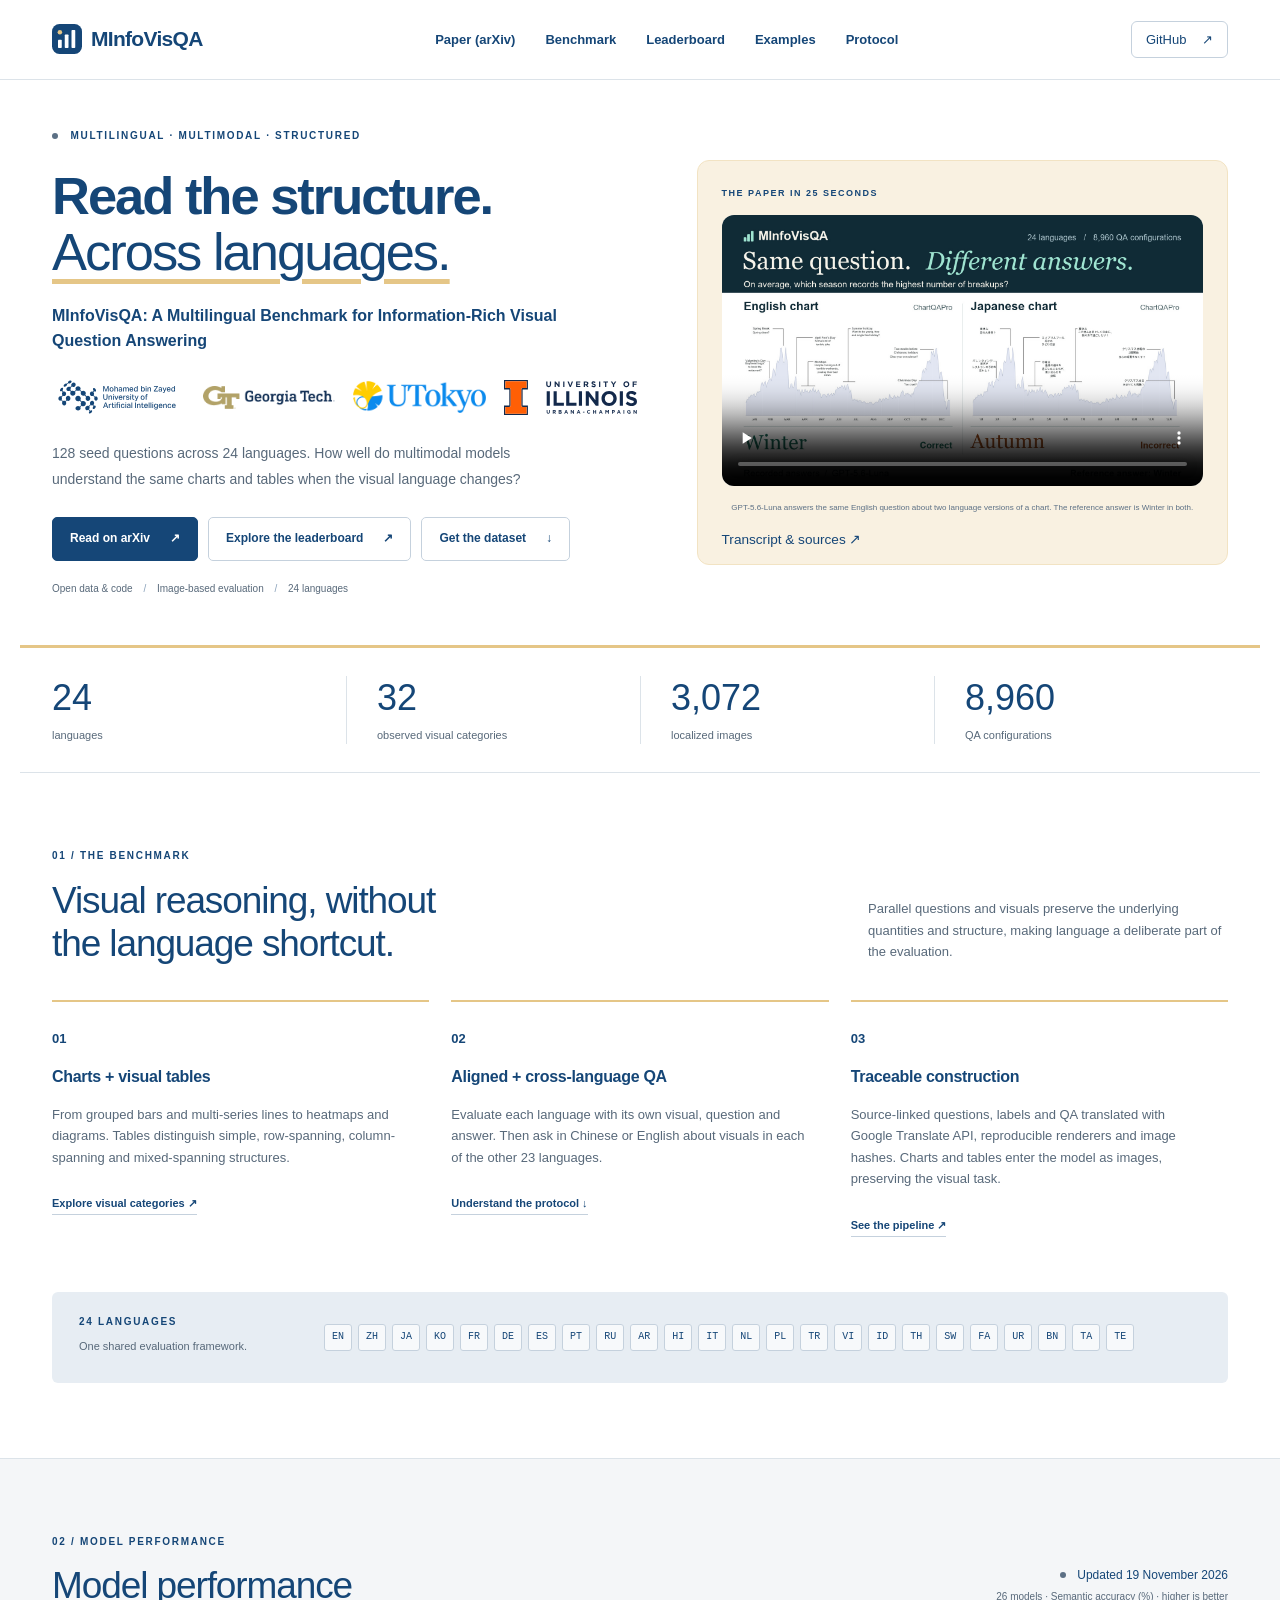
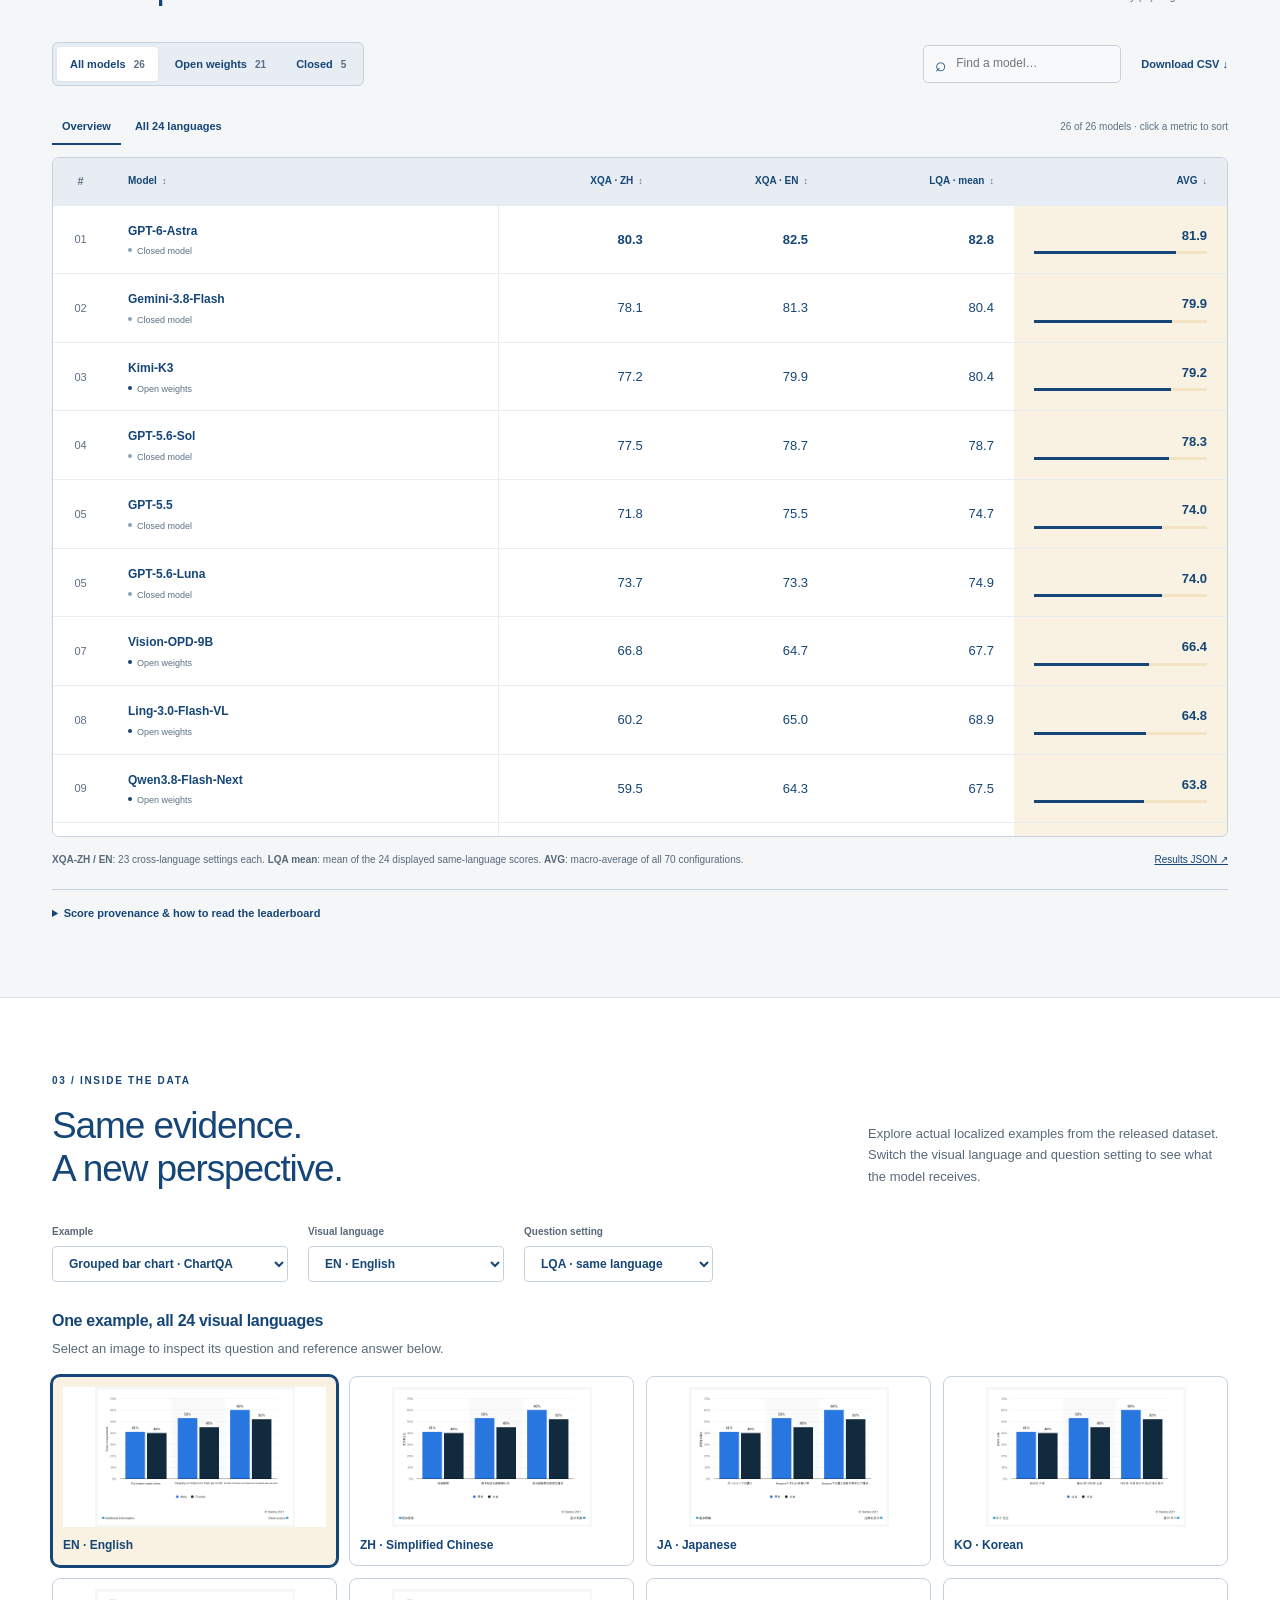
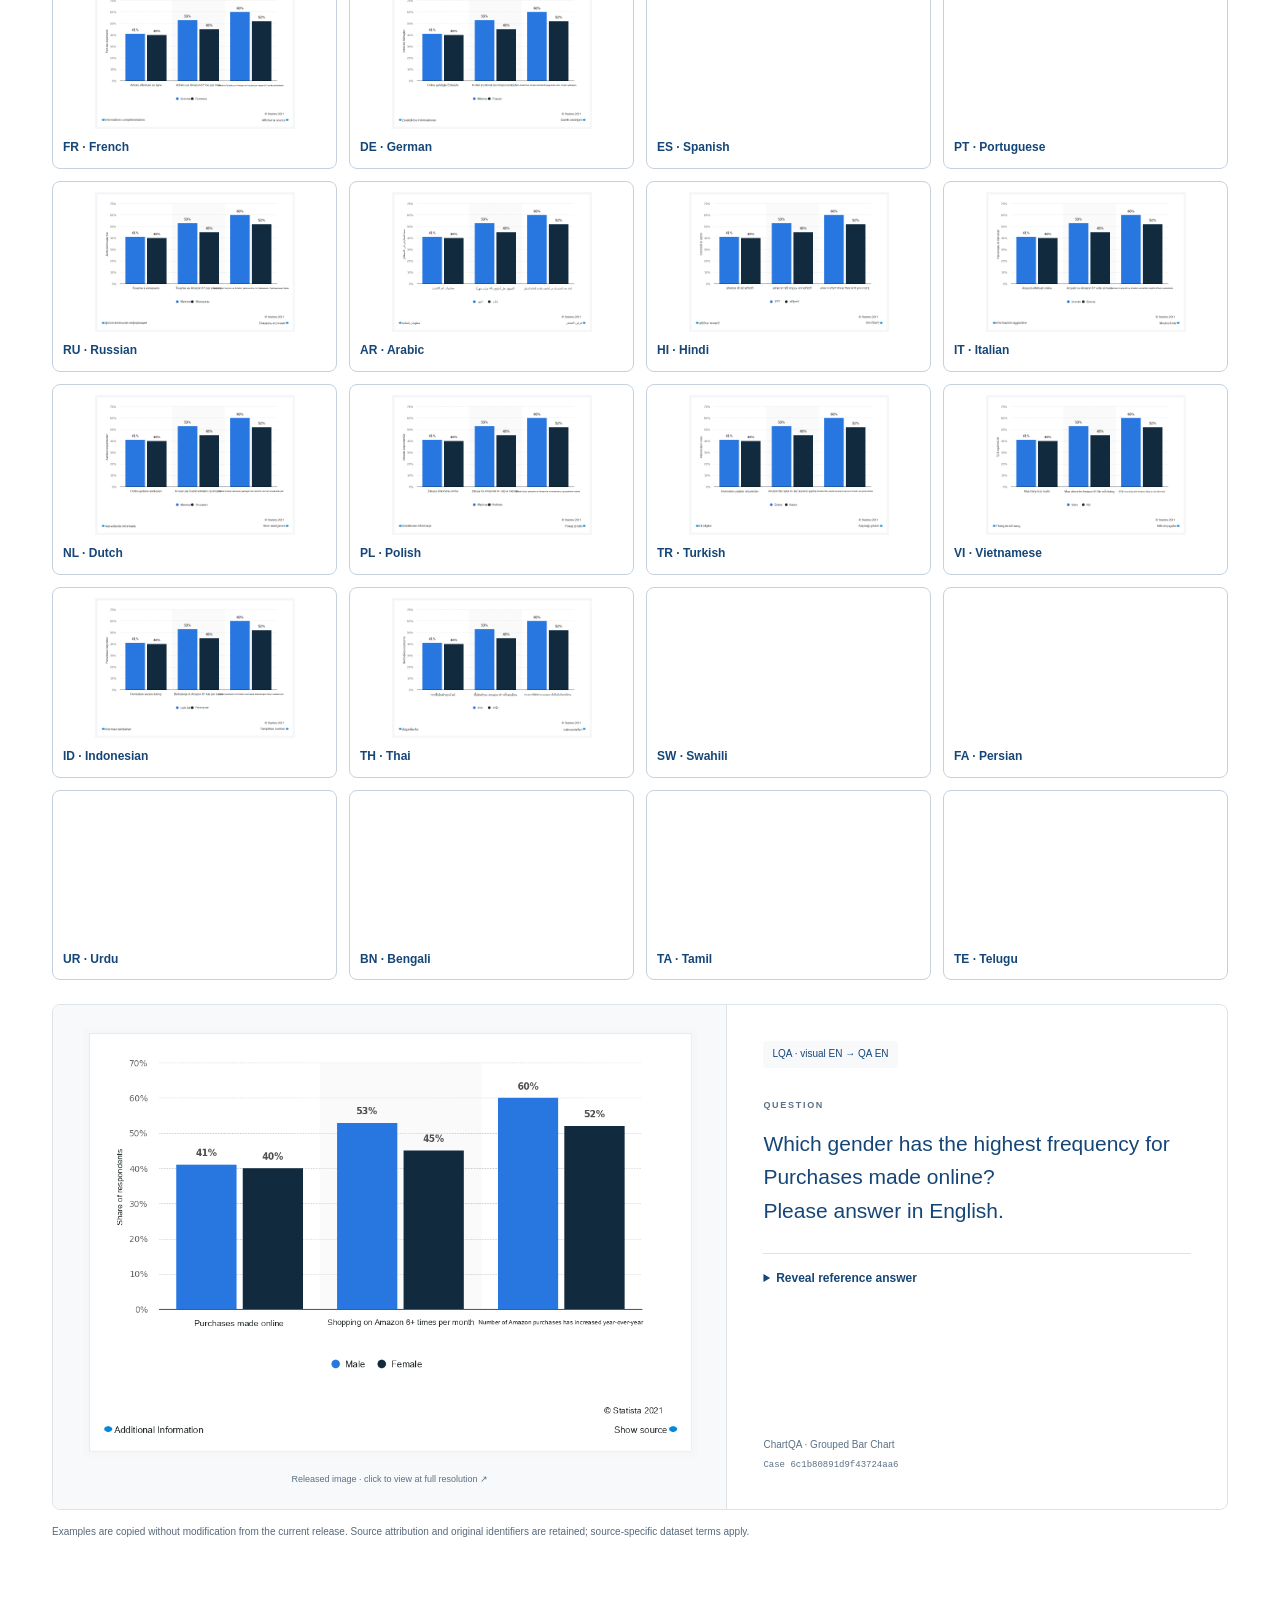
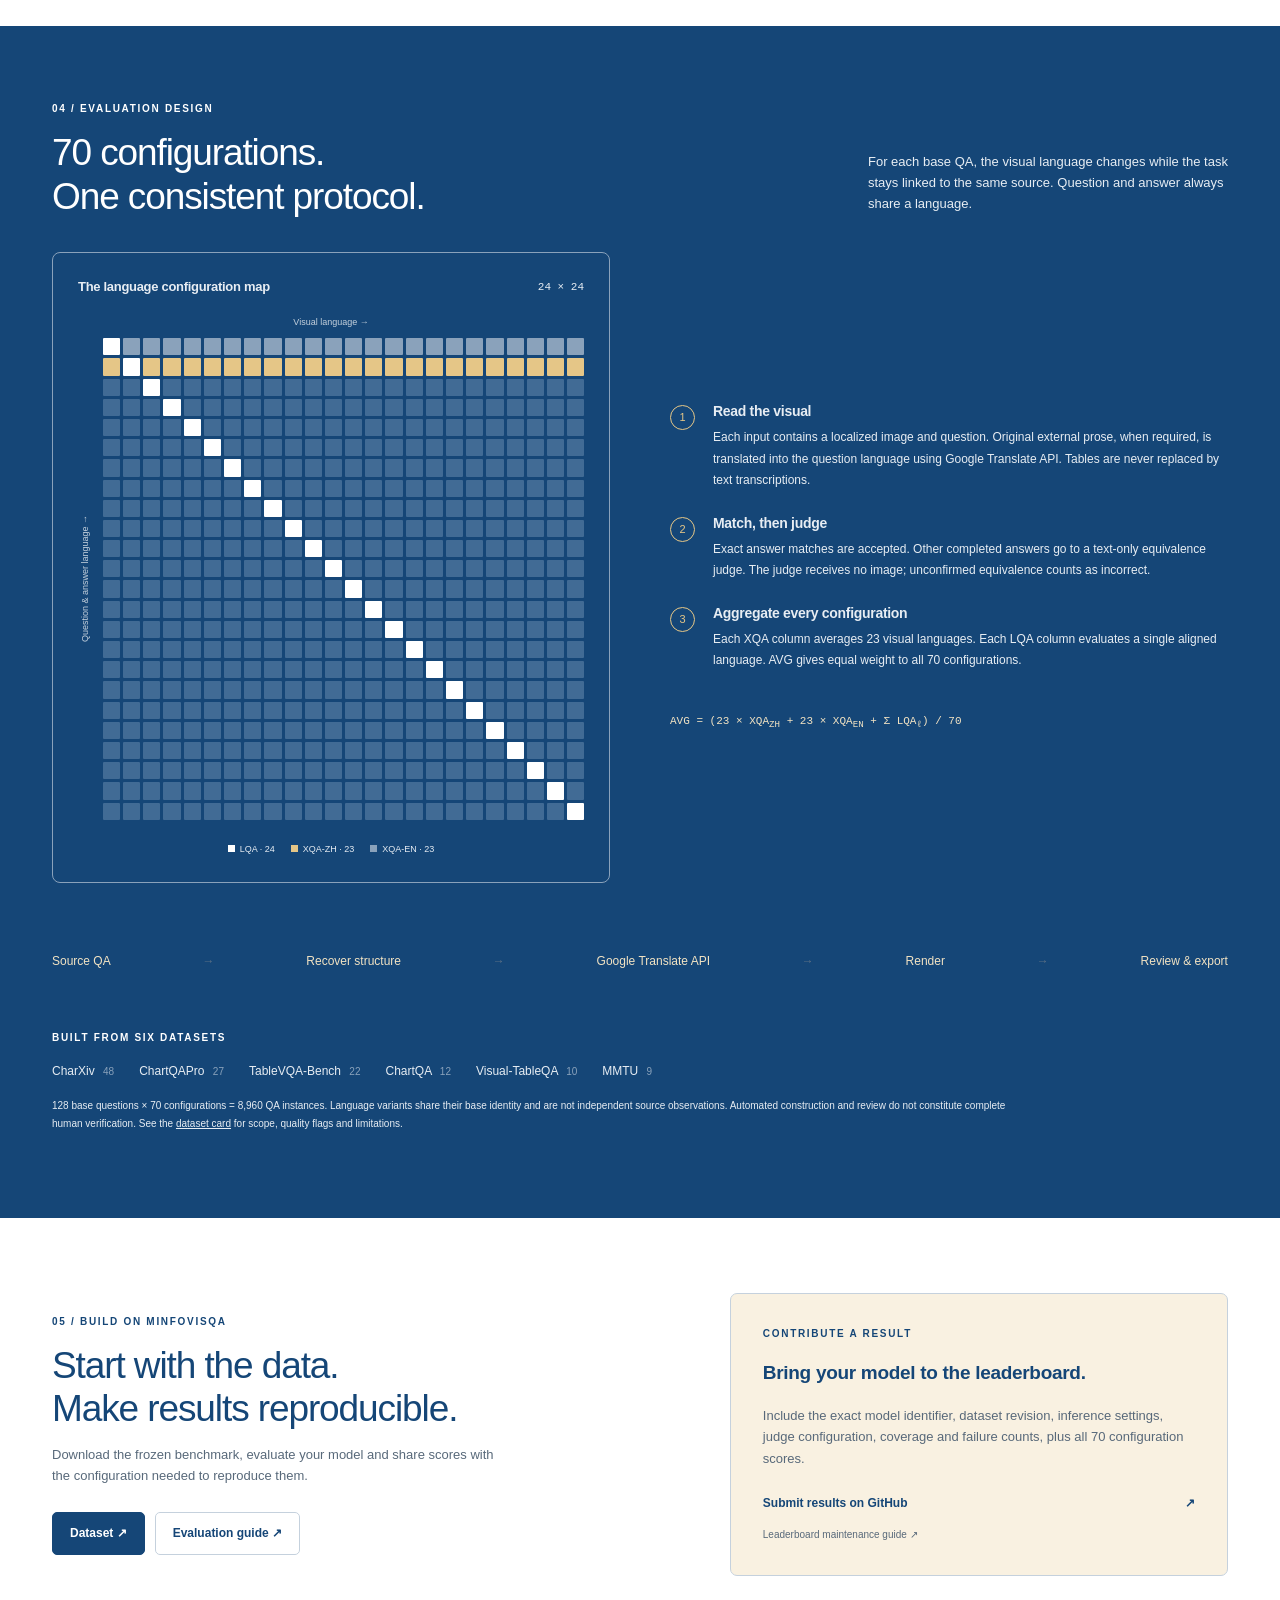
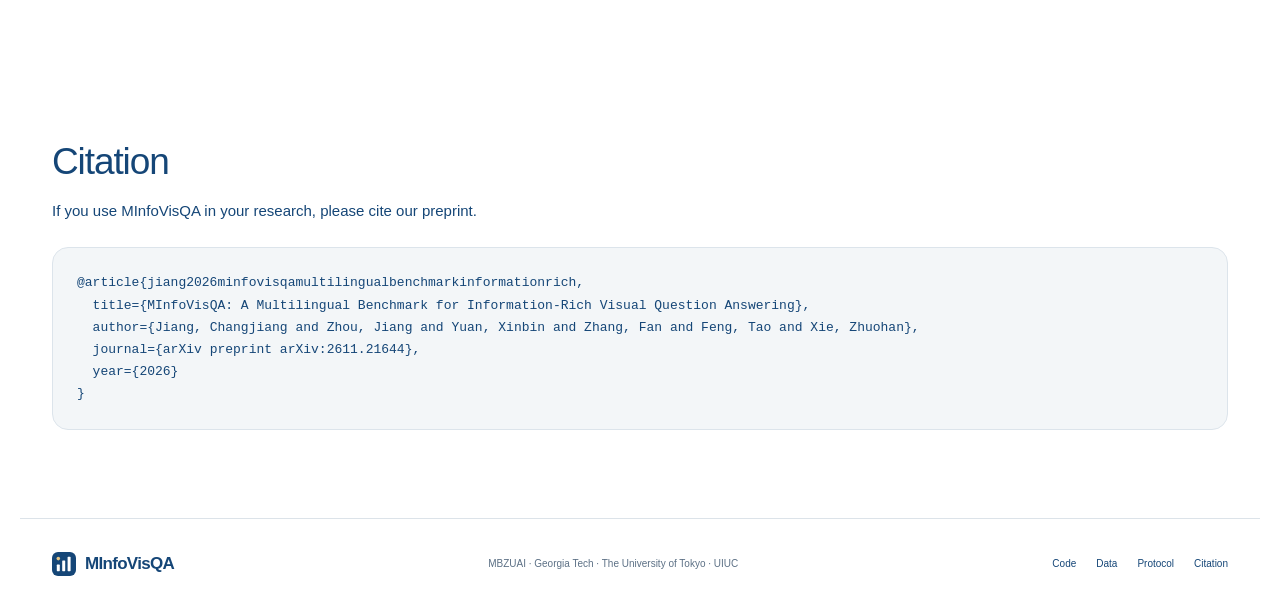
<file: site/index.html>
<!doctype html>
<html lang="en">
<head>
  <meta charset="utf-8"><meta name="viewport" content="width=device-width,initial-scale=1">
  <title>MInfoVisQA — Multilingual Visual Understanding</title>
  <meta name="description" content="MInfoVisQA: a 24-language benchmark for chart and visual tabular question answering. Explore open-weight and closed-model results, multilingual examples, and the evaluation protocol.">
  <meta property="og:title" content="MInfoVisQA · Read the structure. Across languages.">
  <meta property="og:description" content="24 languages. Charts and visual tables. One shared evaluation framework.">
  <meta property="og:type" content="website"><meta property="og:url" content="https://arnodjiang.github.io/MInfoVisQA/">
  <meta name="theme-color" content="#154677"><link rel="icon" href="assets/mark.svg" type="image/svg+xml">
  <link rel="stylesheet" href="styles.css?v=20261021-citation"><script src="app.js?v=20261119-audit" defer></script>
</head>
<body>
<a class="skip" href="#main">Skip to content</a>
<header class="header"><nav class="wrap nav" aria-label="Main navigation">
  <a class="brand" href="#"><img src="assets/mark.svg" width="30" height="30" alt="">MInfoVis<span>QA</span></a>
  <div class="nav-links"><a href="https://arxiv.org/abs/2611.21644">Paper (arXiv)</a><a href="#benchmark">Benchmark</a><a href="https://huggingface.co/spaces/arnodjiang/MInfoVisQA-Leaderboard">Leaderboard</a><a href="#examples">Examples</a><a href="#protocol">Protocol</a></div>
  <a class="nav-code" href="https://github.com/arnodjiang/MInfoVisQA">GitHub <span aria-hidden="true">↗</span></a>
</nav></header>
<main id="main">
<section class="hero wrap" aria-labelledby="hero-title">
  <div class="hero-copy"><div class="eyebrow"><span class="dot"></span> MULTILINGUAL · MULTIMODAL · STRUCTURED</div>
    <h1 id="hero-title">Read the structure.<br><em>Across languages.</em></h1>
    <p class="paper-title">MInfoVisQA: A Multilingual Benchmark for Information-Rich Visual Question Answering</p>
<div class="affiliation" aria-label="Institutional affiliations">
<a href="https://mbzuai.ac.ae/"><img src="assets/mbzuai-logo.svg" alt="MBZUAI"></a>
<a href="https://www.gatech.edu/"><img src="assets/gatech-logo.png" alt="Georgia Tech"></a>
<a href="https://www.u-tokyo.ac.jp/"><img src="assets/utokyo-logo.png" alt="The University of Tokyo"></a>
<a href="https://illinois.edu/"><img src="assets/illinois-logo.svg" alt="University of Illinois Urbana-Champaign"></a></div>
    <p class="hero-desc">128 seed questions across 24 languages. How well do multimodal models understand the same charts and tables when the visual language changes?</p>
    <div class="actions"><a class="button primary" href="https://arxiv.org/abs/2611.21644">Read on arXiv <span aria-hidden="true">↗</span></a><a class="button" href="https://huggingface.co/spaces/arnodjiang/MInfoVisQA-Leaderboard">Explore the leaderboard <span aria-hidden="true">↗</span></a><a class="button" href="https://huggingface.co/datasets/arnodjiang/MInfoVisQA">Get the dataset <span aria-hidden="true">↓</span></a></div>
    <div class="hero-note">Open data & code <span> / </span> Image-based evaluation <span> / </span> 24 languages</div>
  </div>
  <figure class="hero-art demo-player" id="demo">
    <div class="art-heading"><span>THE PAPER IN 25 SECONDS</span></div>
    <video controls playsinline preload="none" poster="assets/demo/poster.jpg?v=short-2" width="1600" height="900" aria-label="MInfoVisQA research demonstration">
      <source src="assets/demo/minfovisqa-demo.mp4?v=short-2" type="video/mp4">
      <track kind="captions" src="assets/demo/captions-en.vtt?v=short-1" srclang="en" label="English">
      <a href="assets/demo/minfovisqa-demo.mp4?v=short-2">Download the demonstration video</a>.
    </video>
    <figcaption>GPT-5.6-Luna answers the same English question about two language versions of a chart. The reference answer is Winter in both.</figcaption>
    <div class="demo-links"><a href="assets/demo/transcript.html">Transcript & sources ↗</a></div>
  </figure>
</section>
<div class="wrap stats" aria-label="Benchmark statistics"><div><strong>24</strong><span>languages</span></div><div><strong>32</strong><span>observed visual categories</span></div><div><strong>3,072</strong><span>localized images</span></div><div><strong>8,960</strong><span>QA configurations</span></div></div>
<section id="benchmark" class="wrap section">
  <div class="section-heading"><div><span class="eyebrow">01 / THE BENCHMARK</span><h2>Visual reasoning, without<br>the language shortcut.</h2></div><p>Parallel questions and visuals preserve the underlying quantities and structure, making language a deliberate part of the evaluation.</p></div>
  <div class="feature-grid">
    <article class="feature"><span class="feature-number">01</span><h3>Charts + visual tables</h3><p>From grouped bars and multi-series lines to heatmaps and diagrams. Tables distinguish simple, row-spanning, column-spanning and mixed-spanning structures.</p><a href="https://github.com/arnodjiang/MInfoVisQA/blob/main/docs/VISUAL_TAXONOMY.md">Explore visual categories ↗</a></article>
    <article class="feature"><span class="feature-number">02</span><h3>Aligned + cross-language QA</h3><p>Evaluate each language with its own visual, question and answer. Then ask in Chinese or English about visuals in each of the other 23 languages.</p><a href="#protocol">Understand the protocol ↓</a></article>
    <article class="feature"><span class="feature-number">03</span><h3>Traceable construction</h3><p>Source-linked questions, labels and QA translated with Google Translate API, reproducible renderers and image hashes. Charts and tables enter the model as images, preserving the visual task.</p><a href="https://github.com/arnodjiang/MInfoVisQA#construction-pipeline">See the pipeline ↗</a></article>
  </div>
  <div class="language-strip"><div><span class="eyebrow">24 LANGUAGES</span><p>One shared evaluation framework.</p></div><div id="language-chips" class="language-chips"></div></div>
</section>
<section id="leaderboard" class="leaderboard-section">
<div class="wrap section">
  <div class="section-heading"><div><span class="eyebrow">02 / MODEL PERFORMANCE</span><h2>Model performance</h2></div><div class="heading-note"><span class="live-dot"></span> <span id="results-updated">Updated 19 November 2026</span><br><span>26 models · Semantic accuracy (%) · higher is better</span></div></div>
  <div class="leaderboard-toolbar">
    <div class="segmented" role="group" aria-label="Model access filter"><button class="active" data-filter="all" aria-pressed="true">All models <span>26</span></button><button data-filter="open" aria-pressed="false">Open weights <span>21</span></button><button data-filter="closed" aria-pressed="false">Closed <span>5</span></button></div>
    <label class="search"><span aria-hidden="true">⌕</span><input id="model-search" type="search" placeholder="Find a model…" aria-label="Find a model"></label>
    <a id="download-csv" class="text-button" href="data/leaderboard.csv" download="minfovisqa-leaderboard-2026-11-19.csv">Download CSV ↓</a>
  </div>
  <div class="table-controls"><div class="segmented view-toggle" role="group" aria-label="Score view"><button class="active" data-view="overview" aria-pressed="true">Overview</button><button data-view="languages" aria-pressed="false">All 24 languages</button></div><span id="result-count" aria-live="polite">Loading results…</span></div>
  <div class="table-scroll" tabindex="0" role="region" aria-label="Sortable benchmark leaderboard"><table id="scores-table"><caption class="sr-only">MInfoVisQA model accuracy, sortable by each metric. Click a model for provenance and evaluation notes.</caption><thead id="scores-head"></thead><tbody id="scores-body"></tbody></table></div>
  <p id="load-error" class="error" hidden></p>
  <noscript><p>JavaScript enables the interactive leaderboard. <a href="data/leaderboard.csv">Download all scores as CSV</a>.</p></noscript>
  <div class="table-foot"><p><b>XQA-ZH / EN</b>: 23 cross-language settings each. <b>LQA mean</b>: mean of the 24 displayed same-language scores. <b>AVG</b>: macro-average of all 70 configurations.</p><a href="data/leaderboard.json">Results JSON ↗</a></div>
  <details class="method-note"><summary>Score provenance & how to read the leaderboard</summary><div><p>All 26 models and 702 score cells are synchronized with the current manuscript main table. The table uses exact matching followed by text-only GPT-6 Astra judging for non-matches. Scores are author-reported; this website does not independently rerun the evaluations. <a href="data/paper-main-table.tex">View the frozen source table</a>.</p><p>Reported scores and the original AVG are preserved at one decimal. AVG weights all 70 configurations; it is not the mean of the 26 visible XQA/LQA columns. LQA mean is computed from the 24 displayed language scores. Model grouping follows the paper; open weights does not imply these runs were self-hosted. Official model links are shown where previously documented.</p><p>Ranks use the reported overall AVG; tied scores share a rank. Language variants share the same seed question, so 8,960 configurations do not represent 8,960 independent questions.</p></div></details>
</div></section>
<section id="examples" class="wrap section">
  <div class="section-heading"><div><span class="eyebrow">03 / INSIDE THE DATA</span><h2>Same evidence.<br>A new perspective.</h2></div><p>Explore actual localized examples from the released dataset. Switch the visual language and question setting to see what the model receives.</p></div>
  <div class="example-controls"><label>Example <select id="example-case"><option value="0">Grouped bar chart · ChartQA</option><option value="1">Visual table · TableVQA-Bench</option></select></label><label>Visual language <select id="example-language"><option value="en">English</option></select></label><label>Question setting <select id="example-setting"><option value="lqa">LQA · same language</option><option value="zh">ZH question & answer</option><option value="en">EN question & answer</option></select></label></div>
  <div class="gallery-heading"><h3>One example, all 24 visual languages</h3><p>Select an image to inspect its question and reference answer below.</p></div>
  <div id="example-gallery" class="example-gallery" role="group" aria-label="Visual examples in all 24 languages"></div>
  <div class="example-panel"><div class="example-image"><a id="example-image-link" href="assets/6c1b80891d9f43724aa6-en.png" target="_blank" rel="noopener"><img id="example-image" src="assets/6c1b80891d9f43724aa6-en.png" alt="English localized grouped bar chart from ChartQA" loading="lazy"></a><span>Released image · click to view at full resolution ↗</span></div><div class="example-qa" aria-live="polite"><span id="example-type" class="pill">LQA · EN → EN</span><span class="eyebrow">QUESTION</span><p id="example-question" dir="auto"></p><details id="answer-reveal"><summary>Reveal reference answer</summary><p id="example-answer" dir="auto"></p></details><div class="example-provenance"><span id="example-source"></span><code id="example-id"></code></div></div></div>
  <p class="caption">Examples are copied without modification from the current release. Source attribution and original identifiers are retained; source-specific dataset terms apply.</p>
</section>
<section id="protocol" class="protocol-section"><div class="wrap section">
  <div class="section-heading"><div><span class="eyebrow">04 / EVALUATION DESIGN</span><h2>70 configurations.<br>One consistent protocol.</h2></div><p>For each base QA, the visual language changes while the task stays linked to the same source. Question and answer always share a language.</p></div>
  <div class="protocol-grid"><div class="matrix-card"><div class="matrix-title"><h3>The language configuration map</h3><span>24 × 24</span></div><p class="axis-caption">Visual language →</p><div class="matrix-area"><span class="axis-y">Question & answer language →</span><div id="configuration-matrix" role="img" aria-label="24 by 24 language matrix. The diagonal contains 24 LQA configurations; the Chinese and English rows contain 23 cross-language configurations each."></div></div><div class="matrix-legend"><span><i class="legend-lqa"></i>LQA · 24</span><span><i class="legend-zh"></i>XQA-ZH · 23</span><span><i class="legend-en"></i>XQA-EN · 23</span></div></div>
  <div class="protocol-copy"><div class="protocol-step"><span>1</span><div><h3>Read the visual</h3><p>Each input contains a localized image and question. Original external prose, when required, is translated into the question language using Google Translate API. Tables are never replaced by text transcriptions.</p></div></div><div class="protocol-step"><span>2</span><div><h3>Match, then judge</h3><p>Exact answer matches are accepted. Other completed answers go to a text-only equivalence judge. The judge receives no image; unconfirmed equivalence counts as incorrect.</p></div></div><div class="protocol-step"><span>3</span><div><h3>Aggregate every configuration</h3><p>Each XQA column averages 23 visual languages. Each LQA column evaluates a single aligned language. AVG gives equal weight to all 70 configurations.</p></div></div><div class="formula">AVG = (23 × XQA<sub>ZH</sub> + 23 × XQA<sub>EN</sub> + Σ LQA<sub>ℓ</sub>) / 70</div></div></div>
  <div class="pipeline"><span>Source QA</span><b>→</b><span>Recover structure</span><b>→</b><span>Google Translate API</span><b>→</b><span>Render</span><b>→</b><span>Review & export</span></div>
  <div class="sources"><span class="eyebrow">BUILT FROM SIX DATASETS</span><div><a href="https://huggingface.co/datasets/princeton-nlp/CharXiv">CharXiv <small>48</small></a><a href="https://huggingface.co/datasets/ahmed-masry/ChartQAPro">ChartQAPro <small>27</small></a><a href="https://huggingface.co/datasets/terryoo/TableVQA-Bench">TableVQA-Bench <small>22</small></a><a href="https://huggingface.co/datasets/HuggingFaceM4/ChartQA">ChartQA <small>12</small></a><a href="https://huggingface.co/datasets/AI-4-Everyone/Visual-TableQA">Visual-TableQA <small>10</small></a><a href="https://huggingface.co/datasets/MMTU-benchmark/MMTU">MMTU <small>9</small></a></div><p>128 base questions × 70 configurations = 8,960 QA instances. Language variants share their base identity and are not independent source observations. Automated construction and review do not constitute complete human verification. See the <a href="https://huggingface.co/datasets/arnodjiang/MInfoVisQA#quality-and-limitations">dataset card</a> for scope, quality flags and limitations.</p></div>
</div></section>
<section id="resources" class="wrap section resources"><div><span class="eyebrow">05 / BUILD ON MINFOVISQA</span><h2>Start with the data.<br>Make results reproducible.</h2><p>Download the frozen benchmark, evaluate your model and share scores with the configuration needed to reproduce them.</p><div class="actions"><a class="button primary" href="https://huggingface.co/datasets/arnodjiang/MInfoVisQA">Dataset ↗</a><a class="button" href="https://github.com/arnodjiang/MInfoVisQA/blob/main/docs/SERVER_MIGRATION.md">Evaluation guide ↗</a></div></div><div class="resource-card"><span class="eyebrow">CONTRIBUTE A RESULT</span><h3>Bring your model to the leaderboard.</h3><p>Include the exact model identifier, dataset revision, inference settings, judge configuration, coverage and failure counts, plus all 70 configuration scores.</p><a href="https://github.com/arnodjiang/MInfoVisQA/issues/new?template=leaderboard_result.yml">Submit results on GitHub <span aria-hidden="true">↗</span></a><a class="secondary-link" href="https://github.com/arnodjiang/MInfoVisQA/blob/main/docs/WEBSITE.md">Leaderboard maintenance guide ↗</a></div></section>
<section id="citation" class="wrap section">
  <h2>Citation</h2>
  <p>If you use MInfoVisQA in your research, please cite our preprint.</p>
  <pre class="citation-code"><code>@article{jiang2026minfovisqamultilingualbenchmarkinformationrich,
  title={MInfoVisQA: A Multilingual Benchmark for Information-Rich Visual Question Answering},
  author={Jiang, Changjiang and Zhou, Jiang and Yuan, Xinbin and Zhang, Fan and Feng, Tao and Xie, Zhuohan},
  journal={arXiv preprint arXiv:2611.21644},
  year={2026}
}</code></pre>
</section>
</main>
<footer class="wrap footer"><a class="brand" href="#"><img src="assets/mark.svg" width="24" height="24" alt="">MInfoVis<span>QA</span></a><p class="footer-affiliation">MBZUAI · Georgia Tech · The University of Tokyo · UIUC</p><div><a href="https://github.com/arnodjiang/MInfoVisQA">Code</a><a href="https://huggingface.co/datasets/arnodjiang/MInfoVisQA">Data</a><a href="#protocol">Protocol</a><a href="#citation">Citation</a></div></footer>
<dialog id="model-dialog"><button class="dialog-close" aria-label="Close model details">×</button><span class="eyebrow">EVALUATION RECORD</span><h2 id="model-title"></h2><div id="model-details"></div><form method="dialog"><button class="button">Close</button></form></dialog>
</body></html>
</file>
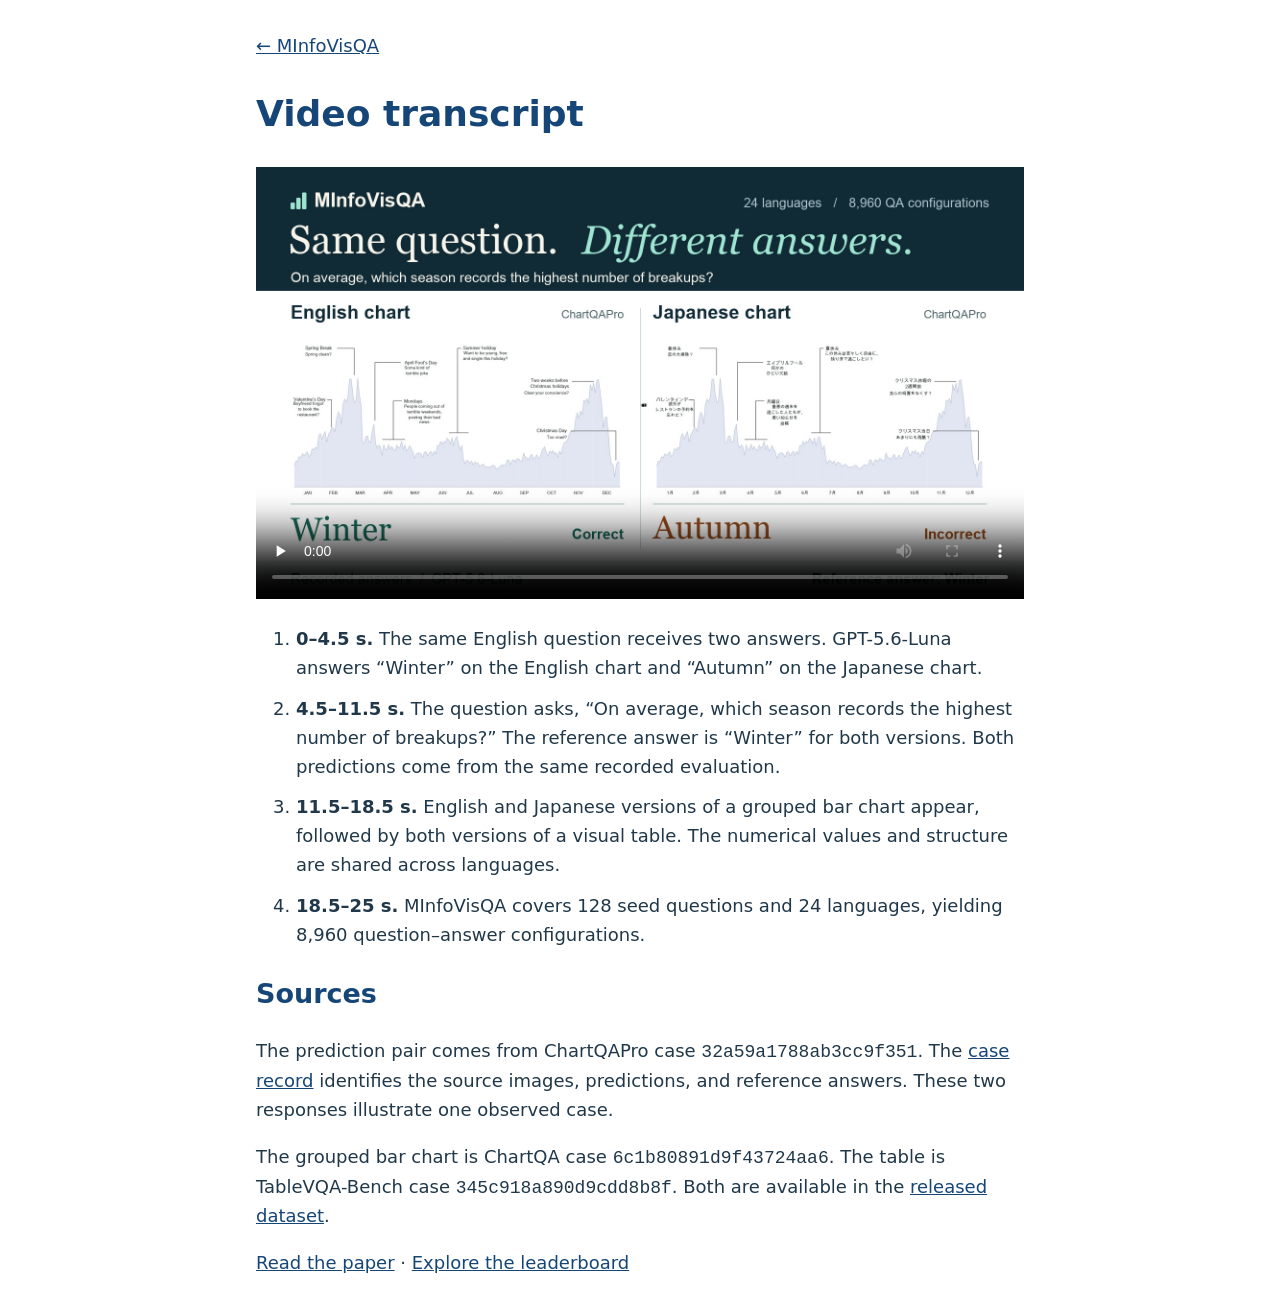
<file: site/assets/demo/transcript.html>
<!doctype html>
<html lang="en">
<head>
  <meta charset="utf-8">
  <meta name="viewport" content="width=device-width, initial-scale=1">
  <title>MInfoVisQA demo — transcript and sources</title>
  <style>body{max-width:48rem;margin:2rem auto;padding:0 1.25rem;color:#203849;font:1.125rem/1.6 system-ui,sans-serif}h1,h2,a{color:#154677}li{margin-bottom:.75rem}video{width:100%;height:auto}</style>
</head>
<body>
  <main>
    <a href="../../index.html#demo">← MInfoVisQA</a>
    <h1>Video transcript</h1>
    <video controls playsinline preload="none" poster="poster.jpg?v=short-2"><source src="minfovisqa-demo.mp4?v=short-2" type="video/mp4"><track kind="captions" src="captions-en.vtt?v=short-1" srclang="en" label="English"></video>
    <ol>
      <li><b>0–4.5 s.</b> The same English question receives two answers. GPT-5.6-Luna answers “Winter” on the English chart and “Autumn” on the Japanese chart.</li>
      <li><b>4.5–11.5 s.</b> The question asks, “On average, which season records the highest number of breakups?” The reference answer is “Winter” for both versions. Both predictions come from the same recorded evaluation.</li>
      <li><b>11.5–18.5 s.</b> English and Japanese versions of a grouped bar chart appear, followed by both versions of a visual table. The numerical values and structure are shared across languages.</li>
      <li><b>18.5–25 s.</b> MInfoVisQA covers 128 seed questions and 24 languages, yielding 8,960 question–answer configurations.</li>
    </ol>
    <h2>Sources</h2>
    <p>The prediction pair comes from ChartQAPro case <code>32a59a1788ab3cc9f351</code>. The <a href="evidence.json">case record</a> identifies the source images, predictions, and reference answers. These two responses illustrate one observed case.</p>
    <p>The grouped bar chart is ChartQA case <code>6c1b80891d9f43724aa6</code>. The table is TableVQA-Bench case <code>345c918a890d9cdd8b8f</code>. Both are available in the <a href="https://huggingface.co/datasets/arnodjiang/MInfoVisQA">released dataset</a>.</p>
    <p><a href="https://arxiv.org/abs/2611.21644">Read the paper</a> · <a href="https://huggingface.co/spaces/arnodjiang/MInfoVisQA-Leaderboard">Explore the leaderboard</a></p>
  </main>
</body>
</html>
</file>
<file: site/styles.css>
:root{--paper:#ffffff;--ink:#154677;--muted:#58697a;--accent:#154677;--light:#f4f6f8;--line:#dce3e9;--lime:#e5c687;--orange:#e5c687;--blue:#8aa2bb}*{box-sizing:border-box}html{scroll-behavior:smooth;scroll-padding-top:90px}body{margin:0;background:var(--paper);color:var(--ink);font-family:Inter,-apple-system,BlinkMacSystemFont,"Segoe UI",sans-serif;font-size:15px;line-height:1.65}a{color:inherit;text-decoration:none}button,input,select{font:inherit}button,a,select,input{-webkit-tap-highlight-color:transparent}button{cursor:pointer}button:focus-visible,a:focus-visible,input:focus-visible,select:focus-visible,summary:focus-visible,[tabindex]:focus-visible{outline:3px solid #154677;outline-offset:4px}a:hover{color:var(--accent)}.wrap{max-width:1240px;margin:auto;padding-left:32px;padding-right:32px}.header{height:80px;border-bottom:1px solid var(--line);background:rgba(255,255,255,.97);position:sticky;top:0;z-index:20}.nav{height:100%;display:flex;align-items:center;justify-content:space-between;gap:28px}.brand{display:flex;align-items:center;gap:9px;font-size:21px;font-weight:750;letter-spacing:-.7px}.brand span{margin-left:-9px;color:var(--accent)}.nav-links{display:flex;gap:30px;font-size:13px;font-weight:550}.nav-code{border:1px solid #c5d1dd;border-radius:6px;padding:7px 14px;font-size:13px}.nav-code span{margin-left:12px}.hero{display:grid;grid-template-columns:1.1fr 1fr;gap:60px;padding-top:78px;padding-bottom:66px;align-items:center}.eyebrow{font-size:10px;font-weight:750;letter-spacing:1.7px;display:block}.dot,.live-dot{display:inline-block;height:6px;width:6px;border-radius:50%;background:#5c7085;margin-right:8px;vertical-align:middle}h1{font-family:Georgia,"Times New Roman",serif;font-size:clamp(42px,4.5vw,62px);font-weight:400;line-height:1.08;letter-spacing:-2.5px;margin:23px 0}h1 em{color:var(--accent);font-weight:400}.paper-title{font-size:16px;line-height:1.55;font-weight:600;max-width:515px}.hero-desc{font-size:14px;line-height:1.8;max-width:500px;color:var(--muted);margin:20px 0 25px}.actions{display:flex;gap:10px;flex-wrap:wrap}.button{display:inline-flex;align-items:center;justify-content:center;gap:20px;border:1px solid #c5d1dd;border-radius:5px;padding:11px 17px;background:transparent;font-size:12px;font-weight:650;color:var(--ink)}.button.primary{background:var(--ink);color:#fff;border-color:var(--ink)}.button:hover{background:#e7edf3}.button.primary:hover{background:var(--accent)}.hero-note{font-size:10px;margin-top:20px;color:var(--muted)}.hero-note span{margin:0 8px;color:#8aa2bb}.hero-art{background:#f9f1e1;border:1px solid #e7edf3;border-radius:12px;margin:0;padding:25px 24px 13px;box-shadow:0 15px 40px -30px #154677}.art-heading{display:flex;justify-content:space-between;align-items:center;font-size:9px;letter-spacing:1.5px;font-weight:700}.tiny-tag{border:1px solid #c5d1dd;border-radius:20px;padding:3px 8px;font-size:9px;letter-spacing:0;font-weight:500}.visual-stack{display:flex;gap:14px;margin-top:24px}.mini-chart{background:var(--paper);padding:14px 14px 8px;flex:1;min-width:0;border:1px solid #c5d1dd;border-radius:5px}.mini-chart:nth-child(2){transform:translateY(10px)}.mini-label{display:flex;align-items:center;justify-content:space-between;font-size:10px;color:#5c7085}.mini-label b{font-size:11px;color:var(--ink)}.mini-chart svg{width:100%;display:block;margin-top:10px}.mini-chart svg text{font-size:10px;fill:#154677}.art-script{display:block;text-align:center;font-size:9px;color:#5c7085;margin-top:7px}.art-route{display:flex;flex-direction:column;align-items:center;font-size:9px;margin:27px 0 6px;color:#154677;gap:3px}.art-route>span:last-child{font-size:19px;line-height:1}.route-row{display:flex;align-items:center;justify-content:space-between;gap:6px;font-size:9px;background:#fff9;border:1px solid #c5d1dd;border-radius:4px;padding:10px;margin:7px 0}.route-row b{display:block;font-size:10px}.route-row .route-name{font-weight:800;background:#e7edf3;color:#154677;padding:6px;border-radius:3px}.route-row i{font-style:normal;color:#8aa2bb}.route-row.xqa .route-name{background:#f4dfce;color:#8f5136}.hero-art figcaption{text-align:center;font-size:8px;color:#5c7085;margin-top:16px}.stats{display:grid;grid-template-columns:repeat(4,1fr);padding-top:28px;padding-bottom:28px;border-top:1px solid var(--line);border-bottom:1px solid var(--line)}.stats>div{display:flex;flex-direction:column;padding-left:30px;border-left:1px solid var(--line)}.stats>div:first-child{border:0;padding-left:0}.stats strong{font-family:Georgia,serif;font-size:36px;font-weight:400;line-height:1.2}.stats span{font-size:11px;color:var(--muted);margin-top:7px}.section{padding-top:75px;padding-bottom:75px;scroll-margin-top:80px}.section-heading{display:flex;align-items:flex-end;justify-content:space-between;gap:60px;margin-bottom:34px}.section-heading>p{max-width:360px;font-size:13px;color:var(--muted);margin:0 0 3px}h2{font-family:Georgia,"Times New Roman",serif;font-size:37px;font-weight:400;letter-spacing:-1px;line-height:1.17;margin:14px 0 0}h3{font-size:16px;font-weight:650;line-height:1.35;letter-spacing:-.3px}.feature-grid{display:grid;grid-template-columns:repeat(3,1fr);gap:22px}.feature{border-top:2px solid #c5d1dd;padding:24px 20px 19px 0}.feature-number{font-family:Georgia,serif;color:#5c7085;font-style:italic;font-size:21px}.feature p{font-size:13px;color:var(--muted);margin-bottom:22px}.feature a{font-size:11px;font-weight:650;border-bottom:1px solid #c5d1dd;padding-bottom:5px}.language-strip{background:#e7edf3;border-radius:6px;display:grid;grid-template-columns:220px 1fr;gap:25px;align-items:center;margin-top:37px;padding:22px 27px}.language-strip p{font-size:11px;color:var(--muted);margin:6px 0}.language-chips{display:flex;flex-wrap:wrap;gap:6px}.lang-chip{font-family:monospace;font-size:10px;background:#f7f9fb;border:1px solid #c5d1dd;padding:4px 7px;border-radius:3px;color:#154677}.leaderboard-section{background:#f4f6f8;border-top:1px solid var(--line);border-bottom:1px solid var(--line)}.heading-note{font-size:12px;line-height:1.8;text-align:right}.heading-note>span:last-child{font-size:10px;color:var(--muted)}.leaderboard-toolbar{display:flex;align-items:center;gap:20px;flex-wrap:wrap}.segmented{display:flex;padding:4px;border:1px solid #c5d1dd;border-radius:6px;gap:4px;background:#e7edf3}.segmented button{border:0;border-radius:4px;background:transparent;padding:8px 13px;font-size:11px;font-weight:600;white-space:nowrap;color:#154677}.segmented button.active{background:#fff;box-shadow:0 1px 3px #15467712;color:var(--ink)}.segmented button span{margin-left:5px;color:#5c7085;font-size:10px}.search{margin-left:auto;display:flex;align-items:center;background:#f7f9fb;border:1px solid #c5d1dd;border-radius:5px;padding:7px 11px;gap:8px}.search span{font-size:19px;line-height:1}.search input{background:none;border:0;font-size:12px;width:155px;min-width:0;color:var(--ink)}.search input:focus{outline:0}.search:focus-within{outline:2px solid var(--accent)}.text-button{border:0;background:transparent;font-size:11px;font-weight:650;color:var(--ink);padding:10px 0}.table-controls{display:flex;align-items:center;justify-content:space-between;margin:23px 0 12px}.view-toggle{background:transparent;border:0;padding:0}.view-toggle button{border-radius:0;padding:8px 10px;border-bottom:2px solid transparent;font-size:11px}.view-toggle button.active{background:transparent;box-shadow:none;border-color:var(--accent)}#result-count{font-size:10px;color:#5c7085}.table-scroll{border:1px solid #c5d1dd;border-radius:7px;overflow:auto;background:#fff;max-height:680px}table{border-collapse:separate;border-spacing:0;width:100%;font-variant-numeric:tabular-nums;font-size:13px}th,td{padding:14px 20px;border-bottom:1px solid #e7edf3;text-align:right;white-space:nowrap}th{background:#e7edf3;color:#154677;font-size:10px;font-weight:600;position:sticky;top:0;z-index:2}th:first-child,td:first-child{text-align:center;width:55px;color:#5c7085;font-size:11px;padding-left:16px;padding-right:16px}th:nth-child(2),td:nth-child(2){text-align:left;position:sticky;left:0;z-index:1;background:#fff;min-width:220px;border-right:1px solid #e7edf3}th:nth-child(2){background:#e7edf3;z-index:3}th button{border:0;background:transparent;color:inherit;font-size:10px;font-weight:650;padding:0;width:100%;text-align:right}th:nth-child(2) button{text-align:left}.sort-indicator{margin-left:5px;font-size:9px;color:#5c7085}.model-name{background:none;border:0;padding:0;font-size:12px;font-weight:650;color:var(--ink);text-align:left;cursor:pointer}.model-name:hover{text-decoration:underline}.model-meta{display:block;font-size:9px;color:#5c7085;margin-top:3px;font-weight:400}.model-meta::before{content:"";width:4px;height:4px;border-radius:50%;background:#154677;display:inline-block;margin:0 5px 2px 0}.model-meta.closed::before{background:#8aa2bb}.avg-cell{background:#f9f1e1;font-weight:750;color:#154677;min-width:120px}.score-bar{height:3px;background:#f2e3c3;display:block;margin-top:5px}.score-bar i{height:100%;background:#154677;display:block}tbody tr:hover td{background:#f7f9fb}tbody tr:last-child td{border-bottom:0}.language-table th,.language-table td{padding:13px 14px}.language-table th:nth-child(2),.language-table td:nth-child(2){min-width:220px}.best-score{font-weight:750;color:#154677}.empty{text-align:center!important;padding:40px!important;color:var(--muted)}.table-foot{display:flex;align-items:flex-start;justify-content:space-between;gap:35px;margin:15px 0}.table-foot p{font-size:10px;color:var(--muted);max-width:760px;margin:0}.table-foot a{font-size:10px;white-space:nowrap;text-decoration:underline}.method-note{font-size:11px;color:var(--muted);border-top:1px solid #c5d1dd;margin-top:20px;padding-top:14px}.method-note summary{cursor:pointer;font-weight:600;color:#154677}.method-note>div{max-width:920px;margin-top:15px}.method-note p{line-height:1.8}.example-controls{display:flex;gap:20px;flex-wrap:wrap;margin-bottom:20px}.example-controls label{display:flex;flex-direction:column;gap:5px;font-size:10px;font-weight:600;color:var(--muted)}select{padding:9px 28px 9px 12px;border:1px solid #c5d1dd;border-radius:4px;color:var(--ink);background:#fff;font-size:12px;max-width:100%}.example-panel{display:grid;grid-template-columns:1.35fr 1fr;border:1px solid var(--line);border-radius:8px;overflow:hidden;background:#fff}.example-image{background:#f7f9fb;padding:22px;display:flex;flex-direction:column;justify-content:center;align-items:center;border-right:1px solid var(--line)}.example-image a{width:100%}.example-image img{max-height:430px;width:100%;object-fit:contain;display:block}.example-image>span{margin-top:15px;font-size:9px;color:#5c7085}.example-qa{padding:36px;display:flex;flex-direction:column;align-items:flex-start}.pill{padding:5px 9px;background:#f7f9fb;color:#154677;border-radius:4px;font-size:10px;margin-bottom:30px}.example-qa>.eyebrow{font-size:9px;color:#5c7085}.example-qa>p{font-family:Georgia,"Noto Serif",serif;font-size:21px;line-height:1.6;white-space:pre-line;margin:14px 0 25px}.example-qa details{font-size:12px;border-top:1px solid var(--line);width:100%;padding:15px 0}.example-qa summary{cursor:pointer;color:var(--accent);font-weight:600}.example-qa details p{font-size:17px;font-weight:600}.example-provenance{margin-top:auto;padding-top:25px;display:flex;flex-direction:column;gap:5px;font-size:10px;color:#5c7085}.example-provenance code{font-size:9px}.caption{font-size:10px;color:var(--muted);margin-top:14px}.protocol-section{background:#154677;color:#e7edf3}.protocol-section .eyebrow{color:#c5d1dd}.protocol-section .section-heading>p{color:#c5d1dd}.protocol-grid{display:grid;grid-template-columns:1fr 1fr;gap:60px;align-items:center}.matrix-card{border:1px solid #154677;background:#154677;border-radius:8px;padding:25px}.matrix-title{display:flex;align-items:center;justify-content:space-between}.matrix-title h3{font-size:13px;margin:0}.matrix-title>span{font:11px monospace;color:#8aa2bb}.axis-caption{font-size:9px;text-align:center;color:#c5d1dd;margin:20px 0 8px}.matrix-area{display:flex;gap:10px;align-items:center}.axis-y{writing-mode:vertical-rl;transform:rotate(180deg);font-size:9px;color:#c5d1dd;white-space:nowrap}.matrix-grid{display:grid;grid-template-columns:repeat(24,1fr);gap:3px;flex:1}.matrix-cell{aspect-ratio:1;background:#416b95;border-radius:1px}.matrix-cell.lqa{background:#ffffff}.matrix-cell.zh{background:#e5c687}.matrix-cell.en{background:#8aa2bb}.matrix-legend{display:flex;justify-content:center;gap:16px;font-size:9px;margin-top:22px;color:#c5d1dd}.matrix-legend i{width:7px;height:7px;display:inline-block;margin-right:5px}.legend-lqa{background:#ffffff}.legend-zh{background:#e5c687}.legend-en{background:#8aa2bb}.protocol-step{display:flex;gap:18px;margin-bottom:22px}.protocol-step>span{width:25px;height:25px;border:1px solid #5c7085;border-radius:50%;font-size:11px;flex-shrink:0;text-align:center;line-height:23px;color:#c5d1dd;margin-top:3px}.protocol-step h3{font-size:14px;margin:0 0 6px}.protocol-step p{font-size:12px;line-height:1.8;color:#c5d1dd;margin:0}.formula{font-family:monospace;font-size:11px;border-top:1px solid #154677;padding-top:17px;color:#c5d1dd}.pipeline{border-top:1px solid #154677;border-bottom:1px solid #154677;margin-top:45px;padding:23px 0;display:flex;align-items:center;justify-content:space-between;font-size:12px;color:#c5d1dd}.pipeline b{font-weight:400;color:#5c7085}.sources{margin-top:35px}.sources>div{display:flex;gap:25px;flex-wrap:wrap;margin:15px 0}.sources>div a{font-size:12px}.sources a:hover{color:#c5d1dd}.sources small{color:#8aa2bb;margin-left:5px}.sources>p{font-size:10px;color:#8aa2bb;max-width:980px;line-height:1.8}.sources>p a{text-decoration:underline}.resources{display:grid;grid-template-columns:1.2fr 1fr;gap:80px;align-items:center}.resources>div>p{font-size:13px;color:var(--muted);max-width:460px}.resources .actions{margin-top:25px}.resource-card{background:#f9f1e1;border:1px solid #c5d1dd;border-radius:7px;padding:32px}.resource-card h3{font-size:19px;margin-top:18px}.resource-card a{display:block;font-size:12px;font-weight:600;margin-top:25px}.resource-card a>span{float:right}.resource-card .secondary-link{font-size:10px;color:var(--muted);margin-top:13px;font-weight:400}.footer{display:flex;justify-content:space-between;gap:25px;align-items:center;border-top:1px solid var(--line);padding-top:27px;padding-bottom:27px}.footer .brand{font-size:17px}.footer p{font-size:10px;color:#5c7085}.footer>div{display:flex;gap:20px;font-size:10px}dialog{border:1px solid var(--line);border-radius:10px;background:var(--paper);color:var(--ink);max-width:550px;width:calc(100% - 32px);padding:35px}dialog::backdrop{background:#154677a3;backdrop-filter:blur(3px)}dialog h2{font-size:29px;margin-bottom:20px}dialog p{font-size:13px;color:var(--muted)}dialog a{text-decoration:underline;color:var(--accent)}dialog form{margin-top:25px}.dialog-close{position:absolute;right:13px;top:8px;font-size:25px;background:none;border:0;color:#5c7085}.error{padding:20px;background:#fbe9df;color:#944524}.sr-only{position:absolute;width:1px;height:1px;margin:-1px;overflow:hidden;clip:rect(0,0,0,0);white-space:nowrap}.skip{position:fixed;top:-100px;left:20px;background:var(--ink);color:white;padding:12px;z-index:99}.skip:focus{top:10px}
@media(min-width:1600px){.hero{padding-top:90px;padding-bottom:85px}}@media(max-width:1000px){.hero{gap:30px}.wrap{padding-left:24px;padding-right:24px}h1{font-size:45px}.hero-art{padding:18px 15px 12px}.route-row{font-size:8px;padding:7px}.route-row b{font-size:9px}.section-heading{gap:30px}.protocol-grid{gap:30px}.resources{gap:40px}.leaderboard-toolbar{gap:10px}.segmented button{padding:8px 10px}.language-strip{grid-template-columns:180px 1fr}.nav-links{gap:18px}.example-qa{padding:25px}}@media(max-width:760px){.header{height:auto;min-height:66px}.nav{flex-wrap:wrap;gap:12px;padding-top:14px;padding-bottom:12px}.brand{font-size:19px}.nav-links{order:3;width:100%;justify-content:space-between;font-size:11px;gap:8px}.nav-code{font-size:11px;padding:4px 10px}.hero{grid-template-columns:1fr;padding-top:42px;padding-bottom:38px;gap:35px}h1{font-size:48px}.hero-art{max-width:520px;width:100%;margin:auto;padding:24px}.hero-desc{max-width:100%}.hero-note{font-size:9px}.stats{grid-template-columns:repeat(2,1fr);gap:24px 0;padding-top:25px;padding-bottom:25px}.stats>div{padding-left:20px}.stats>div:nth-child(3){border:0;padding-left:0}.stats strong{font-size:32px}.section{padding-top:48px;padding-bottom:48px}.section-heading{display:block;margin-bottom:28px}h2{font-size:32px}.section-heading>p{margin-top:20px;max-width:100%}.feature-grid{grid-template-columns:1fr;gap:5px}.feature{padding:20px 0}.feature p{margin:12px 0}.language-strip{display:block;padding:20px;margin-top:20px}.language-chips{margin-top:16px}.heading-note{text-align:left;margin-top:20px}.leaderboard-toolbar{gap:12px}.segmented{max-width:100%}.segmented button{padding:8px 9px;font-size:10px}.search{margin-left:0;flex:1}.search input{width:100%}.text-button{margin-left:auto}.table-controls{gap:15px}.table-scroll{margin-left:-4px;margin-right:-4px}th,td{padding:12px 16px}th:nth-child(2),td:nth-child(2){min-width:175px}.model-name{font-size:11px}.table-foot{display:block}.table-foot>a{display:inline-block;margin-top:10px}.example-controls{gap:12px}.example-controls label:first-child{width:100%}.example-panel{grid-template-columns:1fr}.example-image{border-right:0;border-bottom:1px solid var(--line);padding:14px}.example-image img{max-height:360px}.example-qa{padding:24px}.example-qa>p{font-size:20px}.pill{margin-bottom:22px}.protocol-grid{grid-template-columns:1fr;gap:30px}.matrix-card{padding:20px}.matrix-grid{gap:3px}.pipeline{flex-wrap:wrap;justify-content:center;gap:12px;font-size:10px}.sources>div{gap:14px 20px}.resources{grid-template-columns:1fr;gap:30px}.resource-card{padding:25px}.footer{flex-wrap:wrap;gap:10px}.footer p{order:3;width:100%;margin:0}.footer>div{margin-left:auto}.formula{font-size:10px;overflow-wrap:anywhere}.table-controls #result-count{font-size:9px}.wrap{padding-left:20px;padding-right:20px}}@media(prefers-reduced-motion:reduce){html{scroll-behavior:auto}}

/* MBZUAI-inspired research identity: official navy, sand and white. */
body{font-family:"Aktiv Grotesk",Aptos,Arial,sans-serif}
h1,h2,.stats strong,.example-qa>p,.feature-number{font-family:"Aktiv Grotesk",Aptos,Arial,sans-serif}
h1{font-size:clamp(40px,4.1vw,57px);font-weight:600;letter-spacing:-2px;line-height:1.08}
h1 em{font-style:normal;color:#154677;text-decoration:underline;text-decoration-color:#e5c687;text-decoration-thickness:5px;text-underline-offset:9px}
h2{font-weight:500;letter-spacing:-1.1px}.feature-number{font-style:normal;font-size:13px;font-weight:600;color:#154677}
.hero{padding-top:48px;padding-bottom:48px}.hero-art{background:#f9f1e1;border-color:#f2e3c3;box-shadow:none}
.paper-title{margin-bottom:15px}.affiliation{display:flex;flex-wrap:wrap;align-items:center;margin:18px 0 5px;gap:20px}
.affiliation a{display:block;padding:14px 18px;background:#fff;border:1px solid #e7edf3;border-radius:4px}
.affiliation img{display:block;width:245px;height:auto;max-width:100%}
.hero-desc{margin-top:16px}.protocol-section{background:#154677}.matrix-card{background:#154677;border-color:#8aa2bb}
.route-row .route-name{color:#154677;background:#c5d1dd}.route-row.xqa .route-name{color:#154677;background:#f2e3c3}
.protocol-section .eyebrow,.protocol-section h2{color:#fff}.protocol-step>span{border-color:#e5c687;color:#e5c687}
.matrix-cell.lqa,.legend-lqa{background:#fff}.matrix-cell.zh,.legend-zh{background:#e5c687}.matrix-cell.en,.legend-en{background:#8aa2bb}
.matrix-legend,.matrix-title>span,.protocol-section .section-heading>p,.protocol-step p{color:#e7edf3}
.formula,.pipeline{color:#f2e3c3}.sources>p{color:#e7edf3}.sources a:hover{color:#e5c687}
.feature{border-top-color:#e5c687}.stats{border-top:3px solid #e5c687}.button.primary{background:#154677;border-color:#154677}
.button.primary:hover{background:#fff;color:#154677}.button:hover{background:#f9f1e1}.footer-affiliation{font-size:10px;color:#58697a}
@media(max-width:760px){h1{font-size:44px}.hero{padding-top:35px}.affiliation{gap:8px;flex-wrap:wrap}.affiliation a{padding:15px}.affiliation img{width:245px}.hero-art{padding:20px}}

.gallery-heading{margin:28px 0 16px}.gallery-heading h3{margin:0 0 7px;color:#154677}.gallery-heading p{margin:0;color:#58697a;font-size:13px}
.example-gallery{display:grid;grid-template-columns:repeat(4,minmax(0,1fr));gap:12px;margin-bottom:24px}
.gallery-card{min-width:0;padding:10px;border:1px solid #c5d1dd;border-radius:8px;background:#fff;text-align:left;cursor:pointer;color:#154677;font:inherit}
.gallery-card img{display:block;width:100%;height:140px;object-fit:contain;background:#fff}.gallery-card span{display:block;margin-top:9px;font-size:12px;font-weight:600}
.gallery-card:hover{border-color:#154677;background:#f9f1e1}.gallery-card.selected{border-color:#154677;box-shadow:0 0 0 2px #154677;background:#f9f1e1}.gallery-card:focus-visible{outline:3px solid #154677;outline-offset:3px}
@media(max-width:900px){.example-gallery{grid-template-columns:repeat(3,minmax(0,1fr))}}@media(max-width:600px){.example-gallery{grid-template-columns:repeat(2,minmax(0,1fr));gap:9px}.gallery-card img{height:105px}.gallery-card{padding:8px}.gallery-card span{font-size:11px}}

.hero-samples{display:grid;grid-template-columns:repeat(2,minmax(0,1fr));gap:12px}.hero-sample{display:block;min-width:0;padding:10px;background:#fff;border:1px solid #c5d1dd;border-radius:6px;text-decoration:none}.hero-sample>span{display:flex;align-items:center;gap:9px;font-size:11px;color:#154677;margin-bottom:8px}.hero-sample img{display:block;width:100%;height:auto}.hero-sample:hover{border-color:#154677}.hero-real-qa{margin-top:18px;padding-top:16px;border-top:1px solid #e5c687}.hero-real-qa p{font-size:12px;line-height:1.6;margin:7px 0;color:#154677}.hero-art figcaption{line-height:1.8}.hero-art figcaption a{text-decoration:underline}.hero-art figcaption code{font-size:9px}@media(max-width:420px){.hero-samples{gap:8px}.hero-sample{padding:6px}.hero-sample>span{font-size:10px;gap:6px}}

/* Research demo: user-controlled playback, no automatic motion or download. */
.demo-player{align-self:center;scroll-margin-top:100px;overflow:hidden}
.demo-player video{display:block;width:100%;height:auto;background:#f6f8fa;border-radius:12px;margin:14px 0}
.demo-player figcaption{line-height:1.6}.demo-links{display:flex;flex-wrap:wrap;gap:20px;margin-top:14px;font-size:.85rem}

.affiliation{display:flex;flex-wrap:nowrap;align-items:center;gap:18px;width:100%;margin:22px 0}
.affiliation a{flex:1;min-width:0;padding:0;border:0;background:transparent}
.affiliation img{width:100%;max-width:100%;height:44px;object-fit:contain}
@media(max-width:480px){.affiliation{gap:10px}.affiliation img{height:32px}.affiliation a{padding:0}}

.citation-code{margin-top:24px;padding:24px;background:#f3f6f8;border:1px solid #dce4eb;border-radius:16px;font-size:13px;line-height:1.7;white-space:pre-wrap;overflow-wrap:anywhere;color:#154677}
</file>
